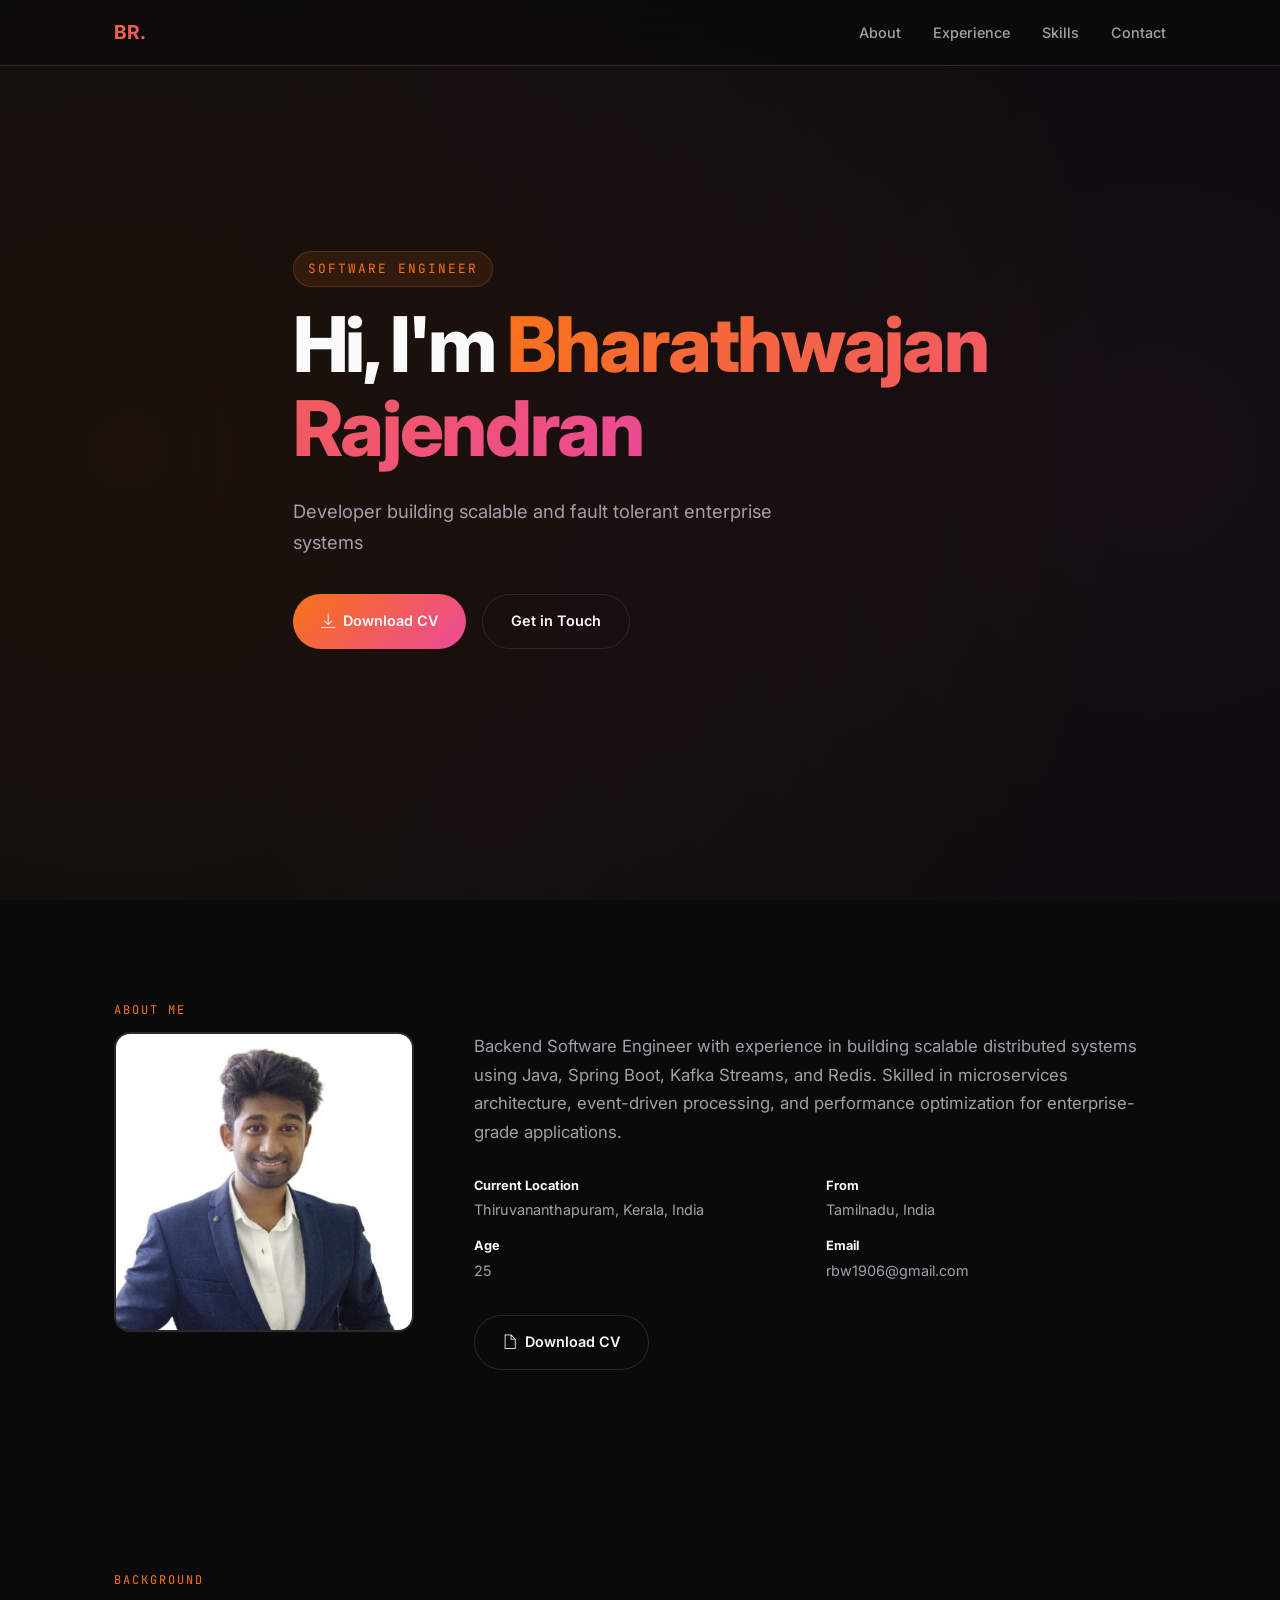
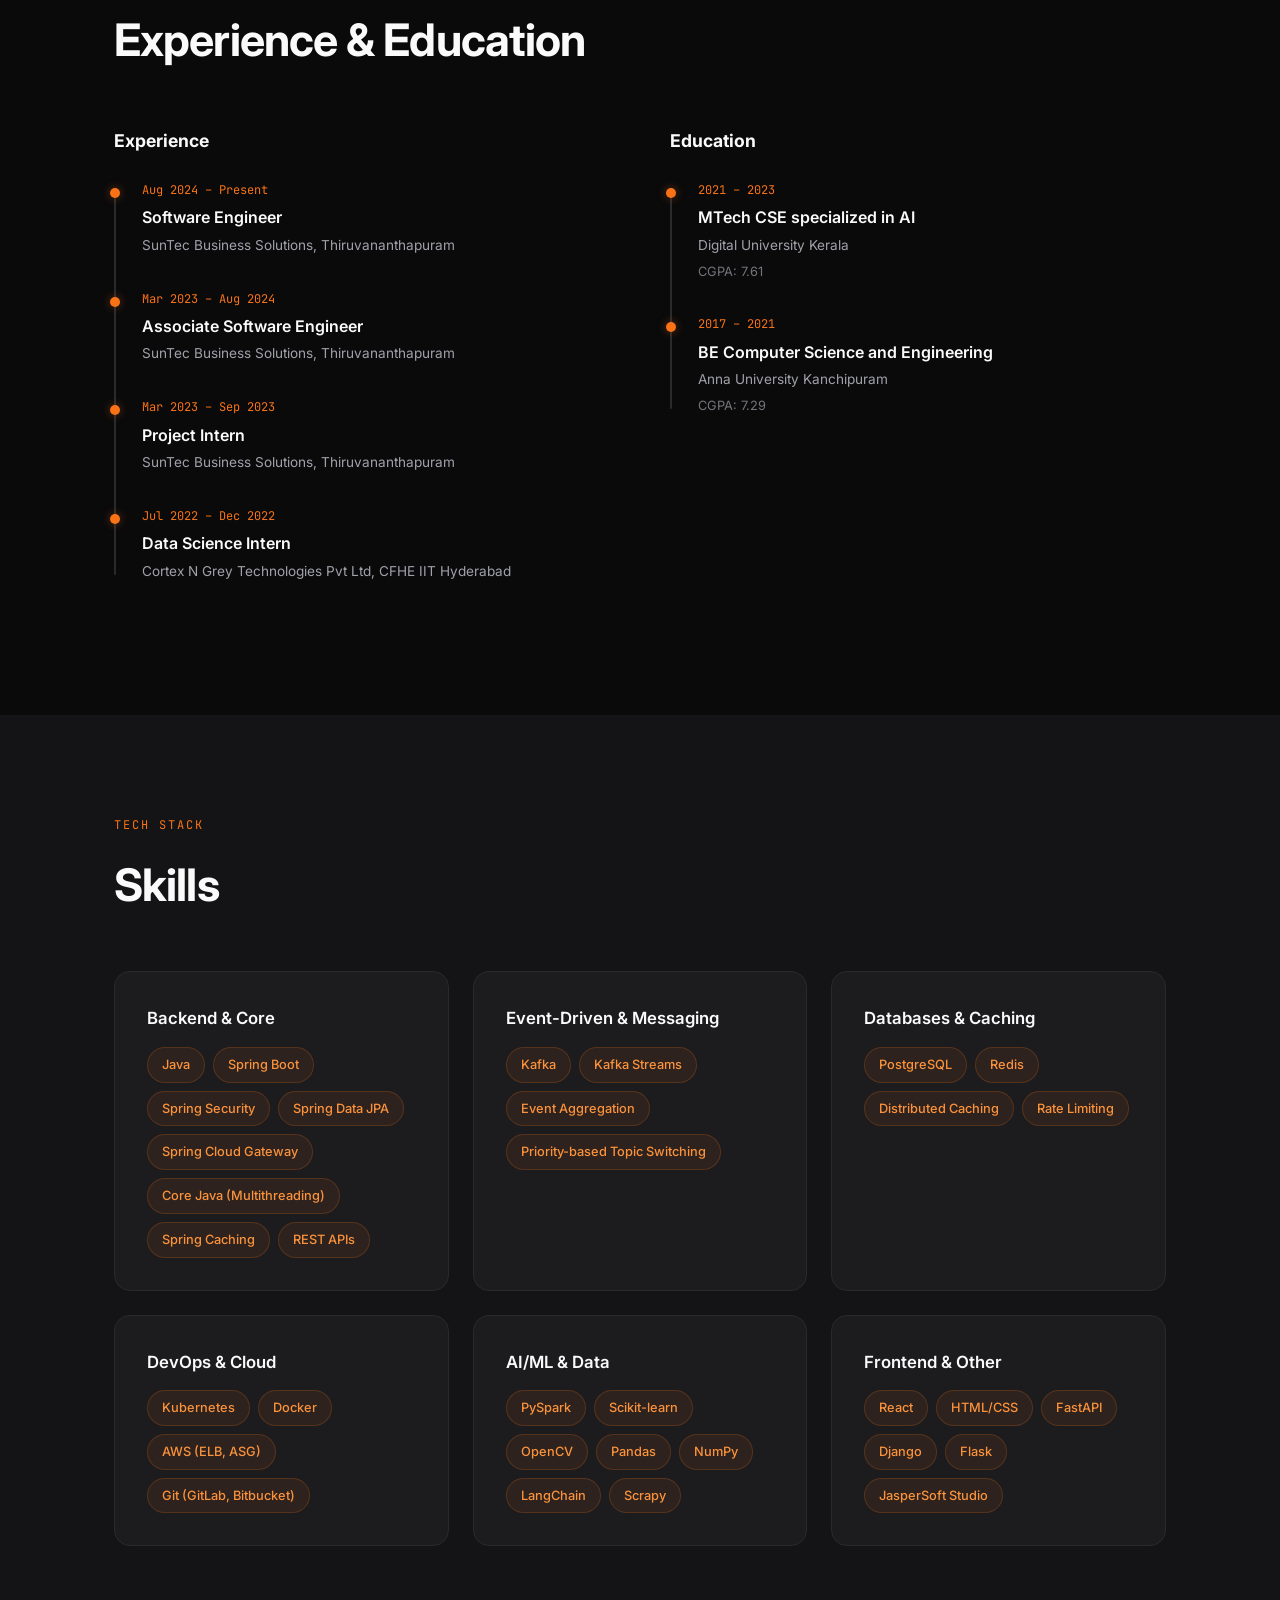
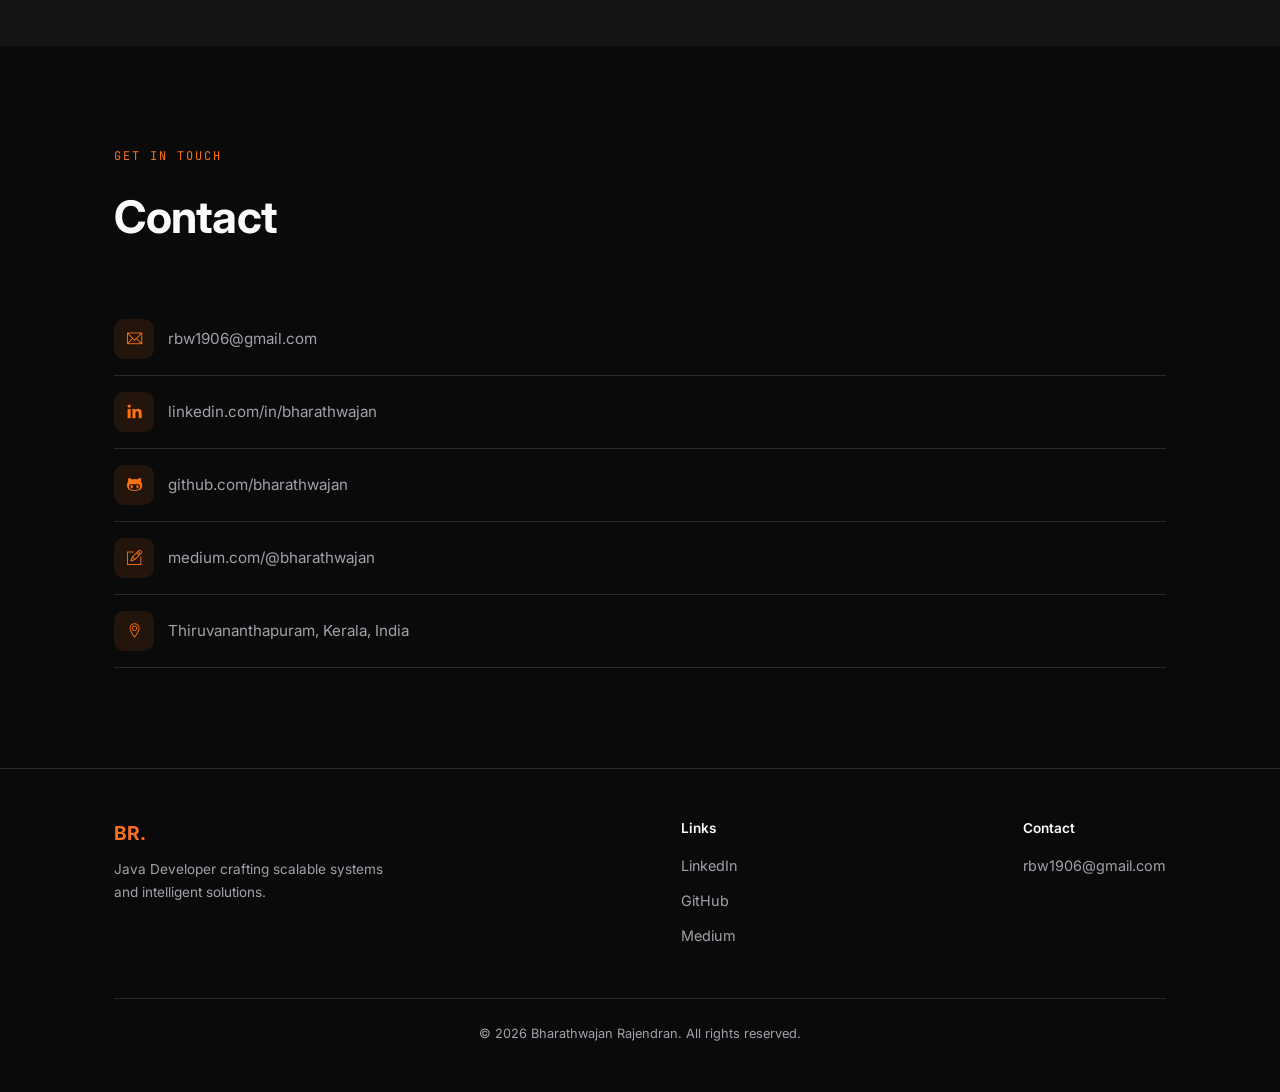
<file: index.html>
<!DOCTYPE html>
<html lang="en">
<head>
  <meta charset="UTF-8">
  <meta name="viewport" content="width=device-width, initial-scale=1.0">
  <title>Bharathwajan Rajendran | Developer</title>
  <link rel="shortcut icon" href="assets/favicon.ico" type="image/x-icon">
  <link rel="preconnect" href="https://fonts.googleapis.com">
  <link rel="preconnect" href="https://fonts.gstatic.com" crossorigin>
  <link href="https://fonts.googleapis.com/css2?family=Inter:wght@300;400;500;600;700;800&family=JetBrains+Mono:wght@400;500&display=swap" rel="stylesheet">
  <link rel="stylesheet" type="text/css" href="assets/css/themify-icons.css">
  <style>
    *, *::before, *::after { margin: 0; padding: 0; box-sizing: border-box; }

    :root {
      --bg: #0a0a0b;
      --bg-card: #141416;
      --bg-elevated: #1c1c1f;
      --border: #2a2a2d;
      --text: #fafafa;
      --text-secondary: #a1a1aa;
      --accent: #f97316;
      --accent-2: #fb923c;
      --gradient: linear-gradient(135deg, #f97316 0%, #ec4899 100%);
      --radius: 16px;
      --radius-sm: 10px;
    }

    html { scroll-behavior: smooth; }

    body {
      font-family: 'Inter', -apple-system, sans-serif;
      background: var(--bg);
      color: var(--text);
      line-height: 1.7;
      -webkit-font-smoothing: antialiased;
    }

    a { color: inherit; text-decoration: none; }

    .container {
      max-width: 1100px;
      margin: 0 auto;
      padding: 0 24px;
    }

    /* Nav */
    nav {
      position: fixed;
      top: 0; left: 0; right: 0;
      z-index: 1000;
      padding: 16px 0;
      backdrop-filter: blur(20px);
      background: rgba(10, 10, 11, 0.8);
      border-bottom: 1px solid var(--border);
    }

    nav .container {
      display: flex;
      align-items: center;
      justify-content: space-between;
    }

    .nav-logo {
      font-weight: 700;
      font-size: 1.2rem;
      background: var(--gradient);
      -webkit-background-clip: text;
      -webkit-text-fill-color: transparent;
      background-clip: text;
    }

    .nav-links { display: flex; gap: 32px; list-style: none; }

    .nav-links a {
      font-size: 0.9rem;
      font-weight: 500;
      color: var(--text-secondary);
      transition: color 0.3s;
    }

    .nav-links a:hover { color: var(--text); }

    .nav-toggle { display: none; background: none; border: none; color: var(--text); font-size: 1.5rem; cursor: pointer; }

    /* Hero */
    .hero {
      min-height: 100vh;
      display: flex;
      align-items: center;
      position: relative;
      overflow: hidden;
    }

    .hero::before {
      content: '';
      position: absolute;
      top: -50%; left: -50%;
      width: 200%; height: 200%;
      background: radial-gradient(circle at 30% 50%, rgba(249,115,22,0.08) 0%, transparent 50%),
                  radial-gradient(circle at 70% 50%, rgba(236,72,153,0.05) 0%, transparent 50%);
      animation: heroGlow 10s ease-in-out infinite alternate;
    }

    @keyframes heroGlow {
      from { transform: translate(0, 0); }
      to { transform: translate(-2%, 2%); }
    }

    .hero-content { position: relative; z-index: 1; }

    .hero-label {
      display: inline-block;
      font-family: 'JetBrains Mono', monospace;
      font-size: 0.8rem;
      color: var(--accent);
      letter-spacing: 2px;
      text-transform: uppercase;
      margin-bottom: 16px;
      padding: 6px 14px;
      background: rgba(249,115,22,0.1);
      border: 1px solid rgba(249,115,22,0.2);
      border-radius: 50px;
    }

    .hero h1 {
      font-size: clamp(2.8rem, 6vw, 5rem);
      font-weight: 800;
      line-height: 1.1;
      margin-bottom: 24px;
      letter-spacing: -0.03em;
    }

    .hero h1 span {
      background: var(--gradient);
      -webkit-background-clip: text;
      -webkit-text-fill-color: transparent;
      background-clip: text;
    }

    .hero p {
      font-size: 1.15rem;
      color: var(--text-secondary);
      max-width: 540px;
      margin-bottom: 36px;
    }

    .hero-btns { display: flex; gap: 16px; flex-wrap: wrap; }

    .btn {
      display: inline-flex;
      align-items: center;
      gap: 8px;
      padding: 14px 28px;
      border-radius: 50px;
      font-weight: 600;
      font-size: 0.9rem;
      transition: all 0.3s ease;
      cursor: pointer;
      border: none;
    }

    .btn-primary {
      background: var(--gradient);
      color: white;
    }

    .btn-primary:hover {
      transform: translateY(-2px);
      box-shadow: 0 12px 30px rgba(249,115,22,0.3);
    }

    .btn-outline {
      background: transparent;
      color: var(--text);
      border: 1.5px solid var(--border);
    }

    .btn-outline:hover {
      border-color: var(--accent);
      color: var(--accent);
      transform: translateY(-2px);
    }

    /* Sections */
    section { padding: 100px 0; }

    .section-label {
      font-family: 'JetBrains Mono', monospace;
      font-size: 0.75rem;
      color: var(--accent);
      letter-spacing: 2px;
      text-transform: uppercase;
      margin-bottom: 12px;
    }

    .section-title {
      font-size: clamp(2rem, 4vw, 2.8rem);
      font-weight: 700;
      letter-spacing: -0.02em;
      margin-bottom: 48px;
    }

    /* About */
    .about-grid {
      display: grid;
      grid-template-columns: 300px 1fr;
      gap: 60px;
      align-items: start;
    }

    .about-img {
      width: 100%;
      aspect-ratio: 1;
      object-fit: cover;
      border-radius: var(--radius);
      border: 2px solid var(--border);
    }

    .about-text p {
      color: var(--text-secondary);
      font-size: 1.05rem;
      margin-bottom: 28px;
    }

    .about-meta {
      display: grid;
      grid-template-columns: repeat(2, 1fr);
      gap: 12px;
      list-style: none;
      margin-bottom: 32px;
    }

    .about-meta li {
      font-size: 0.9rem;
      color: var(--text-secondary);
    }

    .about-meta li strong {
      color: var(--text);
      display: block;
      font-size: 0.8rem;
      margin-bottom: 2px;
    }

    /* Experience & Education */
    .two-col {
      display: grid;
      grid-template-columns: 1fr 1fr;
      gap: 60px;
    }

    .timeline { list-style: none; position: relative; }

    .timeline::before {
      content: '';
      position: absolute;
      left: 0;
      top: 8px;
      bottom: 8px;
      width: 2px;
      background: var(--border);
      border-radius: 2px;
    }

    .timeline li {
      padding-left: 28px;
      margin-bottom: 32px;
      position: relative;
    }

    .timeline li::before {
      content: '';
      position: absolute;
      left: -4px;
      top: 8px;
      width: 10px;
      height: 10px;
      border-radius: 50%;
      background: var(--accent);
      box-shadow: 0 0 10px rgba(249,115,22,0.4);
    }

    .timeline .date {
      font-family: 'JetBrains Mono', monospace;
      font-size: 0.75rem;
      color: var(--accent);
      margin-bottom: 4px;
    }

    .timeline h4 {
      font-size: 1rem;
      font-weight: 600;
      margin-bottom: 2px;
    }

    .timeline .org {
      font-size: 0.85rem;
      color: var(--text-secondary);
    }

    .timeline .extra {
      font-size: 0.8rem;
      color: var(--text-secondary);
      margin-top: 4px;
      opacity: 0.7;
    }

    /* Services */
    .services-section { background: var(--bg-card); }

    .services-grid {
      display: grid;
      grid-template-columns: repeat(auto-fit, minmax(250px, 1fr));
      gap: 24px;
    }

    .service-card {
      background: var(--bg-elevated);
      border: 1px solid var(--border);
      border-radius: var(--radius);
      padding: 32px;
      transition: all 0.4s ease;
    }

    .service-card:hover {
      border-color: var(--accent);
      transform: translateY(-4px);
      box-shadow: 0 20px 40px rgba(0,0,0,0.3);
    }

    .service-card .icon {
      width: 48px;
      height: 48px;
      display: flex;
      align-items: center;
      justify-content: center;
      border-radius: 12px;
      background: rgba(249,115,22,0.1);
      margin-bottom: 20px;
      font-size: 1.3rem;
      color: var(--accent);
    }

    .service-card h3 {
      font-size: 1.05rem;
      font-weight: 600;
      margin-bottom: 10px;
    }

    .service-card p {
      font-size: 0.88rem;
      color: var(--text-secondary);
      line-height: 1.6;
    }

    .skill-tags { display: flex; flex-wrap: wrap; gap: 8px; margin-top: 14px; }

    .skill-tag {
      font-size: 0.8rem;
      padding: 6px 14px;
      border-radius: 50px;
      background: rgba(249,115,22,0.08);
      border: 1px solid rgba(249,115,22,0.2);
      color: var(--accent-2);
      font-weight: 500;
      transition: all 0.3s;
    }

    .skill-tag:hover {
      background: rgba(249,115,22,0.15);
      border-color: var(--accent);
      transform: translateY(-1px);
    }

    /* Contact */
    .contact-grid {
      display: grid;
      grid-template-columns: 1fr 1.3fr;
      gap: 40px;
      align-items: start;
    }

    .contact-info { list-style: none; }

    .contact-info li {
      display: flex;
      align-items: center;
      gap: 14px;
      padding: 16px 0;
      border-bottom: 1px solid var(--border);
      font-size: 0.95rem;
      color: var(--text-secondary);
    }

    .contact-info li .icon-box {
      width: 40px; height: 40px;
      border-radius: 10px;
      background: rgba(249,115,22,0.1);
      display: flex;
      align-items: center;
      justify-content: center;
      color: var(--accent);
      flex-shrink: 0;
    }

    .contact-form-wrap {
      background: var(--bg-card);
      border: 1px solid var(--border);
      border-radius: var(--radius);
      overflow: hidden;
      min-height: 500px;
    }

    .contact-form-wrap iframe {
      width: 100%;
      min-height: 500px;
      height: 100%;
      border: none;
      display: block;
    }

    /* Footer */
    footer {
      border-top: 1px solid var(--border);
      padding: 48px 0;
    }

    .footer-grid {
      display: flex;
      justify-content: space-between;
      align-items: start;
      flex-wrap: wrap;
      gap: 32px;
    }

    .footer-links { list-style: none; }
    .footer-links li { margin-bottom: 8px; }

    .footer-links a {
      font-size: 0.9rem;
      color: var(--text-secondary);
      transition: color 0.3s;
    }

    .footer-links a:hover { color: var(--accent); }

    .footer-label {
      font-weight: 600;
      font-size: 0.85rem;
      color: var(--text);
      margin-bottom: 12px;
    }

    .footer-bottom {
      margin-top: 40px;
      padding-top: 24px;
      border-top: 1px solid var(--border);
      text-align: center;
      font-size: 0.8rem;
      color: var(--text-secondary);
    }

    /* Responsive */
    @media (max-width: 768px) {
      .nav-links { display: none; }
      .nav-toggle { display: block; }
      .nav-links.active {
        display: flex;
        flex-direction: column;
        position: absolute;
        top: 60px; left: 0; right: 0;
        background: var(--bg);
        border-bottom: 1px solid var(--border);
        padding: 24px;
        gap: 16px;
      }
      .about-grid { grid-template-columns: 1fr; gap: 32px; }
      .about-img { max-width: 250px; }
      .two-col { grid-template-columns: 1fr; gap: 48px; }
      .contact-grid { grid-template-columns: 1fr; }
      .hero h1 { font-size: 2.5rem; }
    }

    /* Scroll animations */
    .fade-up {
      opacity: 0;
      transform: translateY(30px);
      transition: opacity 0.6s ease, transform 0.6s ease;
    }

    .fade-up.visible {
      opacity: 1;
      transform: translateY(0);
    }
  </style>
</head>
<body>

  <!-- All content is rendered by JavaScript from the DATA object below -->
  <div id="app"></div>

  <script>
    // ╔══════════════════════════════════════════════════════════════════╗
    // ║  EDIT YOUR DATA HERE — everything on the site comes from this  ║
    // ╚══════════════════════════════════════════════════════════════════╝
    const DATA = {
      name: "Bharathwajan Rajendran",
      initials: "BR",
      tagline: "Software Engineer",
      heroHeading: "Hi, I'm <span>Bharathwajan<br>Rajendran</span>",
      heroDescription: "Developer building scalable and fault tolerant enterprise systems",
      cvLink: "https://drive.google.com/file/d/1fKPtTwt4TH8HHrsS5BxUyK0CTAo_Z0do/view?usp=drive_link",
      photo: "assets/img/person.jpeg",
      footerTagline: "Java Developer crafting scalable systems and intelligent solutions.",

      about: {
        description: "Backend Software Engineer with experience in building scalable distributed systems using Java, Spring Boot, Kafka Streams, and Redis. Skilled in microservices architecture, event-driven processing, and performance optimization for enterprise-grade applications.",
        meta: [
          { label: "Current Location", value: "Thiruvananthapuram, Kerala, India" },
          { label: "From", value: "Tamilnadu, India" },
          { label: "Age", value: "25" },
          { label: "Email", value: "rbw1906@gmail.com" }
        ]
      },

      experience: [
        { date: "Aug 2024 – Present", title: "Software Engineer", org: "SunTec Business Solutions, Thiruvananthapuram" },
        { date: "Mar 2023 – Aug 2024", title: "Associate Software Engineer", org: "SunTec Business Solutions, Thiruvananthapuram" },
        { date: "Mar 2023 – Sep 2023", title: "Project Intern", org: "SunTec Business Solutions, Thiruvananthapuram" },
        { date: "Jul 2022 – Dec 2022", title: "Data Science Intern", org: "Cortex N Grey Technologies Pvt Ltd, CFHE IIT Hyderabad" }
      ],

      education: [
        { date: "2021 – 2023", title: "MTech CSE specialized in AI", org: "Digital University Kerala", extra: "CGPA: 7.61" },
        { date: "2017 – 2021", title: "BE Computer Science and Engineering", org: "Anna University Kanchipuram", extra: "CGPA: 7.29" }
      ],

      skills: [
        { category: "Backend & Core", items: ["Java", "Spring Boot", "Spring Security", "Spring Data JPA", "Spring Cloud Gateway", "Core Java (Multithreading)","Spring Caching" , "REST APIs"] },
        { category: "Event-Driven & Messaging", items: ["Kafka", "Kafka Streams", "Event Aggregation", "Priority-based Topic Switching"] },
        { category: "Databases & Caching", items: ["PostgreSQL", "Redis", "Distributed Caching", "Rate Limiting"] },
        { category: "DevOps & Cloud", items: ["Kubernetes", "Docker", "AWS (ELB, ASG)", "Git (GitLab, Bitbucket)"] },
        { category: "AI/ML & Data", items: ["PySpark", "Scikit-learn", "OpenCV", "Pandas", "NumPy", "LangChain", "Scrapy"] },
        { category: "Frontend & Other", items: ["React", "HTML/CSS", "FastAPI", "Django", "Flask", "JasperSoft Studio"] }
      ],

      contact: {
        formUrl: "https://docs.google.com/forms/d/e/1FAIpQLSfbymlzoUkKYxKG-d74tts8Fvcn5SxF98s2aC2vc7jaEjTwpQ/viewform?embedded=true",
        items: [
          { icon: "ti-email", text: "rbw1906@gmail.com", link: null },
          { icon: "ti-linkedin", text: "linkedin.com/in/bharathwajan", link: "https://www.linkedin.com/in/bharathwajan/" },
          { icon: "ti-github", text: "github.com/bharathwajan", link: "https://github.com/bharathwajan" },
          { icon: "ti-pencil-alt", text: "medium.com/@bharathwajan", link: "https://medium.com/@bharathwajan" },
          { icon: "ti-location-pin", text: "Thiruvananthapuram, Kerala, India", link: null }
        ]
      },

      socialLinks: [
        { label: "LinkedIn", url: "https://www.linkedin.com/in/bharathwajan/" },
        { label: "GitHub", url: "https://github.com/bharathwajan" },
        { label: "Medium", url: "https://medium.com/@bharathwajan" }
      ]
    };

    // ╔══════════════════════════════════════════════════════════════════╗
    // ║  RENDERING — you don't need to edit below this line            ║
    // ╚══════════════════════════════════════════════════════════════════╝
    function render() {
      const d = DATA;
      document.getElementById('app').innerHTML = `
      <nav>
        <div class="container">
          <a href="#" class="nav-logo">${d.initials}.</a>
          <ul class="nav-links" id="navLinks">
            <li><a href="#about">About</a></li>
            <li><a href="#experience">Experience</a></li>
            <li><a href="#skills">Skills</a></li>
            <li><a href="#contact">Contact</a></li>
          </ul>
          <button class="nav-toggle" onclick="document.getElementById('navLinks').classList.toggle('active')">
            <span class="ti-menu"></span>
          </button>
        </div>
      </nav>

      <section class="hero">
        <div class="container">
          <div class="hero-content fade-up">
            <div class="hero-label">${d.tagline}</div>
            <h1>${d.heroHeading}</h1>
            <p>${d.heroDescription}</p>
            <div class="hero-btns">
              <a href="${d.cvLink}" class="btn btn-primary"><span class="ti-download"></span> Download CV</a>
              <a href="#contact" class="btn btn-outline">Get in Touch</a>
            </div>
          </div>
        </div>
      </section>

      <section id="about">
        <div class="container">
          <div class="section-label fade-up">About me</div>
          <div class="about-grid">
            <img src="${d.photo}" alt="${d.name}" class="about-img fade-up">
            <div class="about-text fade-up">
              <p>${d.about.description}</p>
              <ul class="about-meta">
                ${d.about.meta.map(m => `<li><strong>${m.label}</strong>${m.value}</li>`).join('')}
              </ul>
              <a href="${d.cvLink}" class="btn btn-outline"><span class="ti-file"></span> Download CV</a>
            </div>
          </div>
        </div>
      </section>

      <section id="experience">
        <div class="container">
          <div class="section-label fade-up">Background</div>
          <h2 class="section-title fade-up">Experience & Education</h2>
          <div class="two-col">
            <div class="fade-up">
              <h3 style="font-size:1.1rem; margin-bottom:24px; color:var(--text);">Experience</h3>
              <ul class="timeline">
                ${d.experience.map(e => `<li><div class="date">${e.date}</div><h4>${e.title}</h4><div class="org">${e.org}</div>${e.extra ? `<div class="extra">${e.extra}</div>` : ''}</li>`).join('')}
              </ul>
            </div>
            <div class="fade-up">
              <h3 style="font-size:1.1rem; margin-bottom:24px; color:var(--text);">Education</h3>
              <ul class="timeline">
                ${d.education.map(e => `<li><div class="date">${e.date}</div><h4>${e.title}</h4><div class="org">${e.org}</div>${e.extra ? `<div class="extra">${e.extra}</div>` : ''}</li>`).join('')}
              </ul>
            </div>
          </div>
        </div>
      </section>

      <section id="skills" class="services-section">
        <div class="container">
          <div class="section-label fade-up">Tech Stack</div>
          <h2 class="section-title fade-up">Skills</h2>
          <div class="services-grid">
            ${d.skills.map(s => `<div class="service-card fade-up"><h3>${s.category}</h3><div class="skill-tags">${s.items.map(i => `<span class="skill-tag">${i}</span>`).join('')}</div></div>`).join('')}
          </div>
        </div>
      </section>

      <section id="contact">
        <div class="container">
          <div class="section-label fade-up">Get in touch</div>
          <h2 class="section-title fade-up">Contact</h2>
          <div class="fade-up">
            <ul class="contact-info">
              ${d.contact.items.map(c => `<li><div class="icon-box"><span class="${c.icon}"></span></div>${c.link ? `<a href="${c.link}" target="_blank">${c.text}</a>` : `<span>${c.text}</span>`}</li>`).join('')}
            </ul>
          </div>
        </div>
      </section>

      <footer>
        <div class="container">
          <div class="footer-grid">
            <div>
              <div class="nav-logo" style="margin-bottom:8px;">${d.initials}.</div>
              <p style="font-size:0.85rem; color:var(--text-secondary); max-width:280px;">${d.footerTagline}</p>
            </div>
            <div>
              <div class="footer-label">Links</div>
              <ul class="footer-links">
                ${d.socialLinks.map(l => `<li><a href="${l.url}">${l.label}</a></li>`).join('')}
              </ul>
            </div>
            <div>
              <div class="footer-label">Contact</div>
              <ul class="footer-links">
                <li><a href="mailto:${d.about.meta.find(m=>m.label==='Email')?.value || ''}">${d.about.meta.find(m=>m.label==='Email')?.value || ''}</a></li>
              </ul>
            </div>
          </div>
          <div class="footer-bottom">&copy; ${new Date().getFullYear()} ${d.name}. All rights reserved.</div>
        </div>
      </footer>`;

      // Activate scroll animations
      const observer = new IntersectionObserver((entries) => {
        entries.forEach(entry => { if (entry.isIntersecting) entry.target.classList.add('visible'); });
      }, { threshold: 0.1 });
      document.querySelectorAll('.fade-up').forEach(el => observer.observe(el));
    }

    render();
  </script>
</body>
</html>
</file>
<file: assets/css/themify-icons.css>
@font-face {
	font-family: 'themify';
	src:url('../fonts/themify.eot?-fvbane');
	src:url('../fonts/themify.eot?#iefix-fvbane') format('embedded-opentype'),
		url('../fonts/themify.woff?-fvbane') format('woff'),
		url('../fonts/themify.ttf?-fvbane') format('truetype'),
		url('../fonts/themify.svg?-fvbane#themify') format('svg');
	font-weight: normal;
	font-style: normal;
}

[class^="ti-"], [class*=" ti-"] {
	font-family: 'themify';
	speak: none;
	font-style: normal;
	font-weight: normal;
	font-variant: normal;
	text-transform: none;
	line-height: 1;

	/* Better Font Rendering =========== */
	-webkit-font-smoothing: antialiased;
	-moz-osx-font-smoothing: grayscale;
}

.ti-wand:before {
	content: "\e600";
}
.ti-volume:before {
	content: "\e601";
}
.ti-user:before {
	content: "\e602";
}
.ti-unlock:before {
	content: "\e603";
}
.ti-unlink:before {
	content: "\e604";
}
.ti-trash:before {
	content: "\e605";
}
.ti-thought:before {
	content: "\e606";
}
.ti-target:before {
	content: "\e607";
}
.ti-tag:before {
	content: "\e608";
}
.ti-tablet:before {
	content: "\e609";
}
.ti-star:before {
	content: "\e60a";
}
.ti-spray:before {
	content: "\e60b";
}
.ti-signal:before {
	content: "\e60c";
}
.ti-shopping-cart:before {
	content: "\e60d";
}
.ti-shopping-cart-full:before {
	content: "\e60e";
}
.ti-settings:before {
	content: "\e60f";
}
.ti-search:before {
	content: "\e610";
}
.ti-zoom-in:before {
	content: "\e611";
}
.ti-zoom-out:before {
	content: "\e612";
}
.ti-cut:before {
	content: "\e613";
}
.ti-ruler:before {
	content: "\e614";
}
.ti-ruler-pencil:before {
	content: "\e615";
}
.ti-ruler-alt:before {
	content: "\e616";
}
.ti-bookmark:before {
	content: "\e617";
}
.ti-bookmark-alt:before {
	content: "\e618";
}
.ti-reload:before {
	content: "\e619";
}
.ti-plus:before {
	content: "\e61a";
}
.ti-pin:before {
	content: "\e61b";
}
.ti-pencil:before {
	content: "\e61c";
}
.ti-pencil-alt:before {
	content: "\e61d";
}
.ti-paint-roller:before {
	content: "\e61e";
}
.ti-paint-bucket:before {
	content: "\e61f";
}
.ti-na:before {
	content: "\e620";
}
.ti-mobile:before {
	content: "\e621";
}
.ti-minus:before {
	content: "\e622";
}
.ti-medall:before {
	content: "\e623";
}
.ti-medall-alt:before {
	content: "\e624";
}
.ti-marker:before {
	content: "\e625";
}
.ti-marker-alt:before {
	content: "\e626";
}
.ti-arrow-up:before {
	content: "\e627";
}
.ti-arrow-right:before {
	content: "\e628";
}
.ti-arrow-left:before {
	content: "\e629";
}
.ti-arrow-down:before {
	content: "\e62a";
}
.ti-lock:before {
	content: "\e62b";
}
.ti-location-arrow:before {
	content: "\e62c";
}
.ti-link:before {
	content: "\e62d";
}
.ti-layout:before {
	content: "\e62e";
}
.ti-layers:before {
	content: "\e62f";
}
.ti-layers-alt:before {
	content: "\e630";
}
.ti-key:before {
	content: "\e631";
}
.ti-import:before {
	content: "\e632";
}
.ti-image:before {
	content: "\e633";
}
.ti-heart:before {
	content: "\e634";
}
.ti-heart-broken:before {
	content: "\e635";
}
.ti-hand-stop:before {
	content: "\e636";
}
.ti-hand-open:before {
	content: "\e637";
}
.ti-hand-drag:before {
	content: "\e638";
}
.ti-folder:before {
	content: "\e639";
}
.ti-flag:before {
	content: "\e63a";
}
.ti-flag-alt:before {
	content: "\e63b";
}
.ti-flag-alt-2:before {
	content: "\e63c";
}
.ti-eye:before {
	content: "\e63d";
}
.ti-export:before {
	content: "\e63e";
}
.ti-exchange-vertical:before {
	content: "\e63f";
}
.ti-desktop:before {
	content: "\e640";
}
.ti-cup:before {
	content: "\e641";
}
.ti-crown:before {
	content: "\e642";
}
.ti-comments:before {
	content: "\e643";
}
.ti-comment:before {
	content: "\e644";
}
.ti-comment-alt:before {
	content: "\e645";
}
.ti-close:before {
	content: "\e646";
}
.ti-clip:before {
	content: "\e647";
}
.ti-angle-up:before {
	content: "\e648";
}
.ti-angle-right:before {
	content: "\e649";
}
.ti-angle-left:before {
	content: "\e64a";
}
.ti-angle-down:before {
	content: "\e64b";
}
.ti-check:before {
	content: "\e64c";
}
.ti-check-box:before {
	content: "\e64d";
}
.ti-camera:before {
	content: "\e64e";
}
.ti-announcement:before {
	content: "\e64f";
}
.ti-brush:before {
	content: "\e650";
}
.ti-briefcase:before {
	content: "\e651";
}
.ti-bolt:before {
	content: "\e652";
}
.ti-bolt-alt:before {
	content: "\e653";
}
.ti-blackboard:before {
	content: "\e654";
}
.ti-bag:before {
	content: "\e655";
}
.ti-move:before {
	content: "\e656";
}
.ti-arrows-vertical:before {
	content: "\e657";
}
.ti-arrows-horizontal:before {
	content: "\e658";
}
.ti-fullscreen:before {
	content: "\e659";
}
.ti-arrow-top-right:before {
	content: "\e65a";
}
.ti-arrow-top-left:before {
	content: "\e65b";
}
.ti-arrow-circle-up:before {
	content: "\e65c";
}
.ti-arrow-circle-right:before {
	content: "\e65d";
}
.ti-arrow-circle-left:before {
	content: "\e65e";
}
.ti-arrow-circle-down:before {
	content: "\e65f";
}
.ti-angle-double-up:before {
	content: "\e660";
}
.ti-angle-double-right:before {
	content: "\e661";
}
.ti-angle-double-left:before {
	content: "\e662";
}
.ti-angle-double-down:before {
	content: "\e663";
}
.ti-zip:before {
	content: "\e664";
}
.ti-world:before {
	content: "\e665";
}
.ti-wheelchair:before {
	content: "\e666";
}
.ti-view-list:before {
	content: "\e667";
}
.ti-view-list-alt:before {
	content: "\e668";
}
.ti-view-grid:before {
	content: "\e669";
}
.ti-uppercase:before {
	content: "\e66a";
}
.ti-upload:before {
	content: "\e66b";
}
.ti-underline:before {
	content: "\e66c";
}
.ti-truck:before {
	content: "\e66d";
}
.ti-timer:before {
	content: "\e66e";
}
.ti-ticket:before {
	content: "\e66f";
}
.ti-thumb-up:before {
	content: "\e670";
}
.ti-thumb-down:before {
	content: "\e671";
}
.ti-text:before {
	content: "\e672";
}
.ti-stats-up:before {
	content: "\e673";
}
.ti-stats-down:before {
	content: "\e674";
}
.ti-split-v:before {
	content: "\e675";
}
.ti-split-h:before {
	content: "\e676";
}
.ti-smallcap:before {
	content: "\e677";
}
.ti-shine:before {
	content: "\e678";
}
.ti-shift-right:before {
	content: "\e679";
}
.ti-shift-left:before {
	content: "\e67a";
}
.ti-shield:before {
	content: "\e67b";
}
.ti-notepad:before {
	content: "\e67c";
}
.ti-server:before {
	content: "\e67d";
}
.ti-quote-right:before {
	content: "\e67e";
}
.ti-quote-left:before {
	content: "\e67f";
}
.ti-pulse:before {
	content: "\e680";
}
.ti-printer:before {
	content: "\e681";
}
.ti-power-off:before {
	content: "\e682";
}
.ti-plug:before {
	content: "\e683";
}
.ti-pie-chart:before {
	content: "\e684";
}
.ti-paragraph:before {
	content: "\e685";
}
.ti-panel:before {
	content: "\e686";
}
.ti-package:before {
	content: "\e687";
}
.ti-music:before {
	content: "\e688";
}
.ti-music-alt:before {
	content: "\e689";
}
.ti-mouse:before {
	content: "\e68a";
}
.ti-mouse-alt:before {
	content: "\e68b";
}
.ti-money:before {
	content: "\e68c";
}
.ti-microphone:before {
	content: "\e68d";
}
.ti-menu:before {
	content: "\e68e";
}
.ti-menu-alt:before {
	content: "\e68f";
}
.ti-map:before {
	content: "\e690";
}
.ti-map-alt:before {
	content: "\e691";
}
.ti-loop:before {
	content: "\e692";
}
.ti-location-pin:before {
	content: "\e693";
}
.ti-list:before {
	content: "\e694";
}
.ti-light-bulb:before {
	content: "\e695";
}
.ti-Italic:before {
	content: "\e696";
}
.ti-info:before {
	content: "\e697";
}
.ti-infinite:before {
	content: "\e698";
}
.ti-id-badge:before {
	content: "\e699";
}
.ti-hummer:before {
	content: "\e69a";
}
.ti-home:before {
	content: "\e69b";
}
.ti-help:before {
	content: "\e69c";
}
.ti-headphone:before {
	content: "\e69d";
}
.ti-harddrives:before {
	content: "\e69e";
}
.ti-harddrive:before {
	content: "\e69f";
}
.ti-gift:before {
	content: "\e6a0";
}
.ti-game:before {
	content: "\e6a1";
}
.ti-filter:before {
	content: "\e6a2";
}
.ti-files:before {
	content: "\e6a3";
}
.ti-file:before {
	content: "\e6a4";
}
.ti-eraser:before {
	content: "\e6a5";
}
.ti-envelope:before {
	content: "\e6a6";
}
.ti-download:before {
	content: "\e6a7";
}
.ti-direction:before {
	content: "\e6a8";
}
.ti-direction-alt:before {
	content: "\e6a9";
}
.ti-dashboard:before {
	content: "\e6aa";
}
.ti-control-stop:before {
	content: "\e6ab";
}
.ti-control-shuffle:before {
	content: "\e6ac";
}
.ti-control-play:before {
	content: "\e6ad";
}
.ti-control-pause:before {
	content: "\e6ae";
}
.ti-control-forward:before {
	content: "\e6af";
}
.ti-control-backward:before {
	content: "\e6b0";
}
.ti-cloud:before {
	content: "\e6b1";
}
.ti-cloud-up:before {
	content: "\e6b2";
}
.ti-cloud-down:before {
	content: "\e6b3";
}
.ti-clipboard:before {
	content: "\e6b4";
}
.ti-car:before {
	content: "\e6b5";
}
.ti-calendar:before {
	content: "\e6b6";
}
.ti-book:before {
	content: "\e6b7";
}
.ti-bell:before {
	content: "\e6b8";
}
.ti-basketball:before {
	content: "\e6b9";
}
.ti-bar-chart:before {
	content: "\e6ba";
}
.ti-bar-chart-alt:before {
	content: "\e6bb";
}
.ti-back-right:before {
	content: "\e6bc";
}
.ti-back-left:before {
	content: "\e6bd";
}
.ti-arrows-corner:before {
	content: "\e6be";
}
.ti-archive:before {
	content: "\e6bf";
}
.ti-anchor:before {
	content: "\e6c0";
}
.ti-align-right:before {
	content: "\e6c1";
}
.ti-align-left:before {
	content: "\e6c2";
}
.ti-align-justify:before {
	content: "\e6c3";
}
.ti-align-center:before {
	content: "\e6c4";
}
.ti-alert:before {
	content: "\e6c5";
}
.ti-alarm-clock:before {
	content: "\e6c6";
}
.ti-agenda:before {
	content: "\e6c7";
}
.ti-write:before {
	content: "\e6c8";
}
.ti-window:before {
	content: "\e6c9";
}
.ti-widgetized:before {
	content: "\e6ca";
}
.ti-widget:before {
	content: "\e6cb";
}
.ti-widget-alt:before {
	content: "\e6cc";
}
.ti-wallet:before {
	content: "\e6cd";
}
.ti-video-clapper:before {
	content: "\e6ce";
}
.ti-video-camera:before {
	content: "\e6cf";
}
.ti-vector:before {
	content: "\e6d0";
}
.ti-themify-logo:before {
	content: "\e6d1";
}
.ti-themify-favicon:before {
	content: "\e6d2";
}
.ti-themify-favicon-alt:before {
	content: "\e6d3";
}
.ti-support:before {
	content: "\e6d4";
}
.ti-stamp:before {
	content: "\e6d5";
}
.ti-split-v-alt:before {
	content: "\e6d6";
}
.ti-slice:before {
	content: "\e6d7";
}
.ti-shortcode:before {
	content: "\e6d8";
}
.ti-shift-right-alt:before {
	content: "\e6d9";
}
.ti-shift-left-alt:before {
	content: "\e6da";
}
.ti-ruler-alt-2:before {
	content: "\e6db";
}
.ti-receipt:before {
	content: "\e6dc";
}
.ti-pin2:before {
	content: "\e6dd";
}
.ti-pin-alt:before {
	content: "\e6de";
}
.ti-pencil-alt2:before {
	content: "\e6df";
}
.ti-palette:before {
	content: "\e6e0";
}
.ti-more:before {
	content: "\e6e1";
}
.ti-more-alt:before {
	content: "\e6e2";
}
.ti-microphone-alt:before {
	content: "\e6e3";
}
.ti-magnet:before {
	content: "\e6e4";
}
.ti-line-double:before {
	content: "\e6e5";
}
.ti-line-dotted:before {
	content: "\e6e6";
}
.ti-line-dashed:before {
	content: "\e6e7";
}
.ti-layout-width-full:before {
	content: "\e6e8";
}
.ti-layout-width-default:before {
	content: "\e6e9";
}
.ti-layout-width-default-alt:before {
	content: "\e6ea";
}
.ti-layout-tab:before {
	content: "\e6eb";
}
.ti-layout-tab-window:before {
	content: "\e6ec";
}
.ti-layout-tab-v:before {
	content: "\e6ed";
}
.ti-layout-tab-min:before {
	content: "\e6ee";
}
.ti-layout-slider:before {
	content: "\e6ef";
}
.ti-layout-slider-alt:before {
	content: "\e6f0";
}
.ti-layout-sidebar-right:before {
	content: "\e6f1";
}
.ti-layout-sidebar-none:before {
	content: "\e6f2";
}
.ti-layout-sidebar-left:before {
	content: "\e6f3";
}
.ti-layout-placeholder:before {
	content: "\e6f4";
}
.ti-layout-menu:before {
	content: "\e6f5";
}
.ti-layout-menu-v:before {
	content: "\e6f6";
}
.ti-layout-menu-separated:before {
	content: "\e6f7";
}
.ti-layout-menu-full:before {
	content: "\e6f8";
}
.ti-layout-media-right-alt:before {
	content: "\e6f9";
}
.ti-layout-media-right:before {
	content: "\e6fa";
}
.ti-layout-media-overlay:before {
	content: "\e6fb";
}
.ti-layout-media-overlay-alt:before {
	content: "\e6fc";
}
.ti-layout-media-overlay-alt-2:before {
	content: "\e6fd";
}
.ti-layout-media-left-alt:before {
	content: "\e6fe";
}
.ti-layout-media-left:before {
	content: "\e6ff";
}
.ti-layout-media-center-alt:before {
	content: "\e700";
}
.ti-layout-media-center:before {
	content: "\e701";
}
.ti-layout-list-thumb:before {
	content: "\e702";
}
.ti-layout-list-thumb-alt:before {
	content: "\e703";
}
.ti-layout-list-post:before {
	content: "\e704";
}
.ti-layout-list-large-image:before {
	content: "\e705";
}
.ti-layout-line-solid:before {
	content: "\e706";
}
.ti-layout-grid4:before {
	content: "\e707";
}
.ti-layout-grid3:before {
	content: "\e708";
}
.ti-layout-grid2:before {
	content: "\e709";
}
.ti-layout-grid2-thumb:before {
	content: "\e70a";
}
.ti-layout-cta-right:before {
	content: "\e70b";
}
.ti-layout-cta-left:before {
	content: "\e70c";
}
.ti-layout-cta-center:before {
	content: "\e70d";
}
.ti-layout-cta-btn-right:before {
	content: "\e70e";
}
.ti-layout-cta-btn-left:before {
	content: "\e70f";
}
.ti-layout-column4:before {
	content: "\e710";
}
.ti-layout-column3:before {
	content: "\e711";
}
.ti-layout-column2:before {
	content: "\e712";
}
.ti-layout-accordion-separated:before {
	content: "\e713";
}
.ti-layout-accordion-merged:before {
	content: "\e714";
}
.ti-layout-accordion-list:before {
	content: "\e715";
}
.ti-ink-pen:before {
	content: "\e716";
}
.ti-info-alt:before {
	content: "\e717";
}
.ti-help-alt:before {
	content: "\e718";
}
.ti-headphone-alt:before {
	content: "\e719";
}
.ti-hand-point-up:before {
	content: "\e71a";
}
.ti-hand-point-right:before {
	content: "\e71b";
}
.ti-hand-point-left:before {
	content: "\e71c";
}
.ti-hand-point-down:before {
	content: "\e71d";
}
.ti-gallery:before {
	content: "\e71e";
}
.ti-face-smile:before {
	content: "\e71f";
}
.ti-face-sad:before {
	content: "\e720";
}
.ti-credit-card:before {
	content: "\e721";
}
.ti-control-skip-forward:before {
	content: "\e722";
}
.ti-control-skip-backward:before {
	content: "\e723";
}
.ti-control-record:before {
	content: "\e724";
}
.ti-control-eject:before {
	content: "\e725";
}
.ti-comments-smiley:before {
	content: "\e726";
}
.ti-brush-alt:before {
	content: "\e727";
}
.ti-youtube:before {
	content: "\e728";
}
.ti-vimeo:before {
	content: "\e729";
}
.ti-twitter:before {
	content: "\e72a";
}
.ti-time:before {
	content: "\e72b";
}
.ti-tumblr:before {
	content: "\e72c";
}
.ti-skype:before {
	content: "\e72d";
}
.ti-share:before {
	content: "\e72e";
}
.ti-share-alt:before {
	content: "\e72f";
}
.ti-rocket:before {
	content: "\e730";
}
.ti-pinterest:before {
	content: "\e731";
}
.ti-new-window:before {
	content: "\e732";
}
.ti-microsoft:before {
	content: "\e733";
}
.ti-list-ol:before {
	content: "\e734";
}
.ti-linkedin:before {
	content: "\e735";
}
.ti-layout-sidebar-2:before {
	content: "\e736";
}
.ti-layout-grid4-alt:before {
	content: "\e737";
}
.ti-layout-grid3-alt:before {
	content: "\e738";
}
.ti-layout-grid2-alt:before {
	content: "\e739";
}
.ti-layout-column4-alt:before {
	content: "\e73a";
}
.ti-layout-column3-alt:before {
	content: "\e73b";
}
.ti-layout-column2-alt:before {
	content: "\e73c";
}
.ti-instagram:before {
	content: "\e73d";
}
.ti-google:before {
	content: "\e73e";
}
.ti-github:before {
	content: "\e73f";
}
.ti-flickr:before {
	content: "\e740";
}
.ti-facebook:before {
	content: "\e741";
}
.ti-dropbox:before {
	content: "\e742";
}
.ti-dribbble:before {
	content: "\e743";
}
.ti-apple:before {
	content: "\e744";
}
.ti-android:before {
	content: "\e745";
}
.ti-save:before {
	content: "\e746";
}
.ti-save-alt:before {
	content: "\e747";
}
.ti-yahoo:before {
	content: "\e748";
}
.ti-wordpress:before {
	content: "\e749";
}
.ti-vimeo-alt:before {
	content: "\e74a";
}
.ti-twitter-alt:before {
	content: "\e74b";
}
.ti-tumblr-alt:before {
	content: "\e74c";
}
.ti-trello:before {
	content: "\e74d";
}
.ti-stack-overflow:before {
	content: "\e74e";
}
.ti-soundcloud:before {
	content: "\e74f";
}
.ti-sharethis:before {
	content: "\e750";
}
.ti-sharethis-alt:before {
	content: "\e751";
}
.ti-reddit:before {
	content: "\e752";
}
.ti-pinterest-alt:before {
	content: "\e753";
}
.ti-microsoft-alt:before {
	content: "\e754";
}
.ti-linux:before {
	content: "\e755";
}
.ti-jsfiddle:before {
	content: "\e756";
}
.ti-joomla:before {
	content: "\e757";
}
.ti-html5:before {
	content: "\e758";
}
.ti-flickr-alt:before {
	content: "\e759";
}
.ti-email:before {
	content: "\e75a";
}
.ti-drupal:before {
	content: "\e75b";
}
.ti-dropbox-alt:before {
	content: "\e75c";
}
.ti-css3:before {
	content: "\e75d";
}
.ti-rss:before {
	content: "\e75e";
}
.ti-rss-alt:before {
	content: "\e75f";
}
</file>
